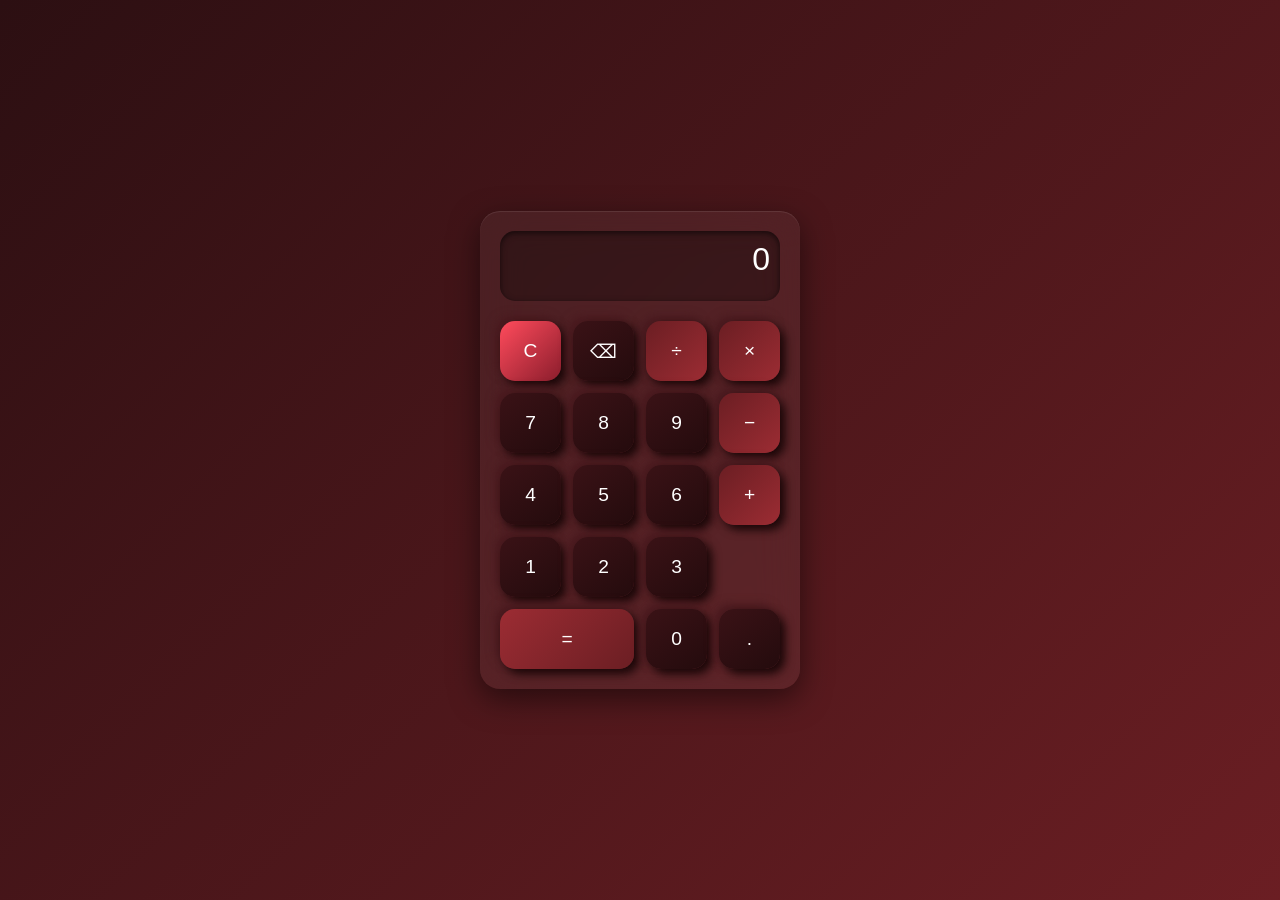
<file: calculator/index.html>
<!DOCTYPE html>
<html lang="en">

<head>
    <meta charset="UTF-8">
    <meta name="viewport" content="width=device-width, initial-scale=1.0">
    <title>Calculator</title>
    <link rel="stylesheet" href="style.css">
</head>

<body>

    <div class="calculator">
        <div id="display" class="display">0</div>

        <div class="buttons">
            <button class="clear" data-action="clear">C</button>
            <button data-action="delete">⌫</button>
            <button class="operator" data-value="/">÷</button>
            <button class="operator" data-value="*">×</button>

            <button data-value="7">7</button>
            <button data-value="8">8</button>
            <button data-value="9">9</button>
            <button class="operator" data-value="-">−</button>

            <button data-value="4">4</button>
            <button data-value="5">5</button>
            <button data-value="6">6</button>
            <button class="operator" data-value="+">+</button>

            <button data-value="1">1</button>
            <button data-value="2">2</button>
            <button data-value="3">3</button>
            <button class="equal" data-action="calculate">=</button>

            <button data-value="0">0</button>
            <button data-value=".">.</button>
        </div>
    </div>

    <script src="script.js"></script>
</body>

</html>
</file>
<file: calculator/style.css>
/* ================= GLOBAL ================= */
* {
    margin: 0;
    padding: 0;
    box-sizing: border-box;
    font-family: "Segoe UI", sans-serif;
}

body {
    height: 100vh;
    display: flex;
    align-items: center;
    justify-content: center;
    background: linear-gradient(135deg, #2C0F12, #6B1E23);
    color: #fff;
}

/* ================= CALCULATOR ================= */
.calculator {
    backdrop-filter: blur(20px);
    background: rgba(255, 255, 255, 0.05);
    border-radius: 20px;
    padding: 20px;
    width: 320px;
    box-shadow:
        0 10px 30px rgba(0, 0, 0, 0.5),
        inset 0 1px 1px rgba(255, 255, 255, 0.1);
}

/* ================= DISPLAY ================= */
.display {
    height: 70px;
    border-radius: 15px;
    padding: 10px;
    margin-bottom: 20px;
    text-align: right;
    font-size: 2rem;
    overflow-x: auto;
    background: rgba(0, 0, 0, 0.3);
    box-shadow: inset 0 2px 6px rgba(0, 0, 0, 0.6);
}

/* ================= BUTTON GRID ================= */
.buttons {
    display: grid;
    grid-template-columns: repeat(4, 1fr);
    gap: 12px;
}

/* ================= BUTTON ================= */
button {
    height: 60px;
    border: none;
    border-radius: 15px;
    font-size: 1.2rem;
    cursor: pointer;
    color: #fff;
    background: linear-gradient(145deg, #3a1216, #240b0d);
    box-shadow:
        5px 5px 10px #1a0708,
        -5px -5px 10px #4a1a1f;
    transition: all 0.2s ease;
}

button:hover {
    transform: translateY(-2px);
}

button:active {
    transform: scale(0.95);
    box-shadow: inset 2px 2px 6px #000;
}

/* ================= SPECIAL BUTTONS ================= */
.operator {
    background: linear-gradient(135deg, #6B1E23, #9c2c33);
}

.equal {
    grid-column: span 2;
    background: linear-gradient(135deg, #9c2c33, #6B1E23);
}

.clear {
    background: linear-gradient(135deg, #ff4b5c, #8b1d2c);
}

/* ================= RESPONSIVE ================= */
@media (max-width: 400px) {
    .calculator {
        width: 90%;
    }
}
</file>
